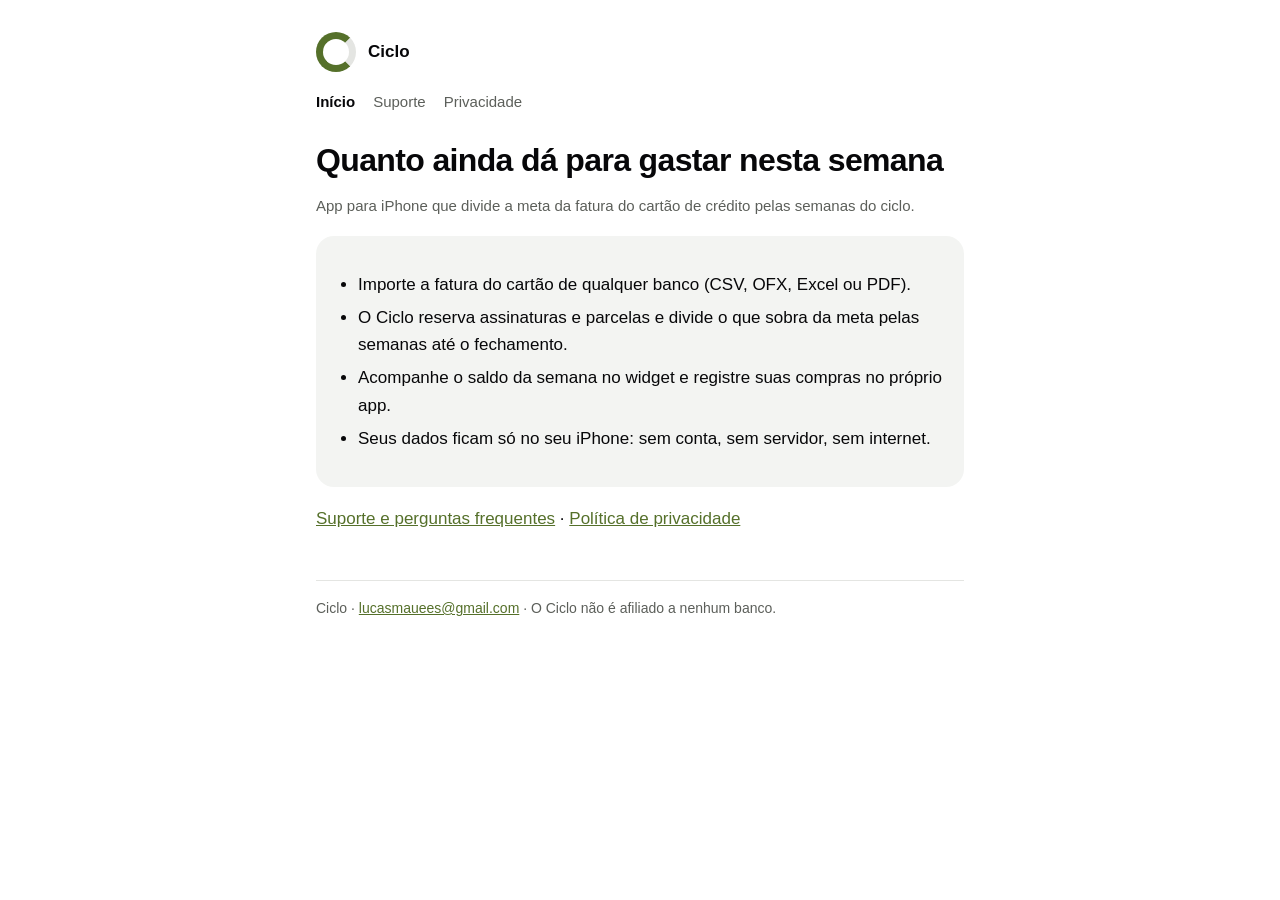
<file: index.html>
<!doctype html>
<html lang="pt-BR"><head><meta charset="utf-8"><meta name="viewport" content="width=device-width,initial-scale=1">
<title>Ciclo</title><meta name="description" content="Quanto ainda dá para gastar nesta semana para a fatura do cartão fechar na meta."><link rel="stylesheet" href="estilo.css"></head>
<body><main>
<div class="marca"><div class="anel" aria-hidden="true"></div><strong>Ciclo</strong></div>
<nav><a href="index.html" aria-current="page">Início</a><a href="suporte.html">Suporte</a><a href="privacidade.html">Privacidade</a></nav>
<h1>Quanto ainda dá para gastar nesta semana</h1>
<p class="suave">App para iPhone que divide a meta da fatura do cartão de crédito pelas semanas do ciclo.</p>
<div class="cartao">
<ul>
<li>Importe a fatura do cartão de qualquer banco (CSV, OFX, Excel ou PDF).</li>
<li>O Ciclo reserva assinaturas e parcelas e divide o que sobra da meta pelas semanas até o fechamento.</li>
<li>Acompanhe o saldo da semana no widget e registre suas compras no próprio app.</li>
<li>Seus dados ficam só no seu iPhone: sem conta, sem servidor, sem internet.</li>
</ul>
</div>
<p><a href="suporte.html">Suporte e perguntas frequentes</a> · <a href="privacidade.html">Política de privacidade</a></p>
<footer>Ciclo · <a href="mailto:lucasmauees@gmail.com">lucasmauees@gmail.com</a> · O Ciclo não é afiliado a nenhum banco.</footer></main></body></html>
</file>
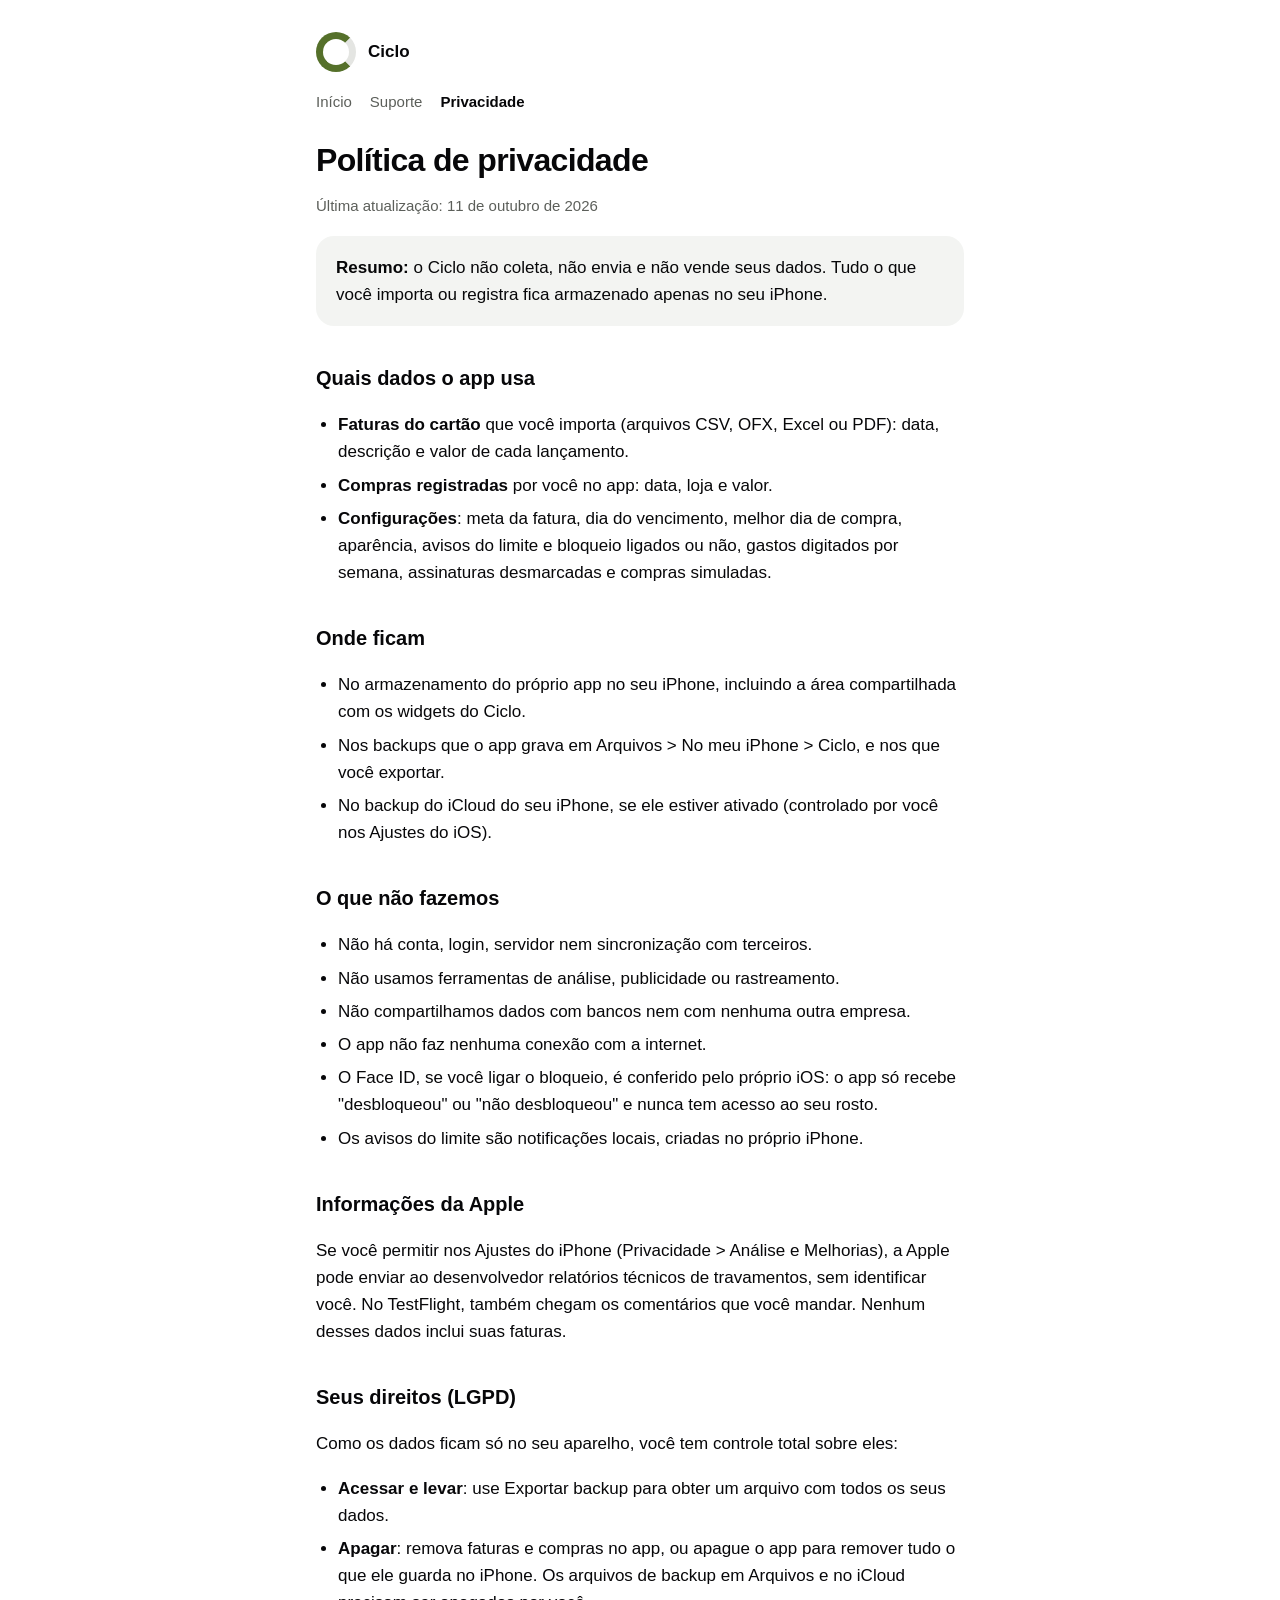
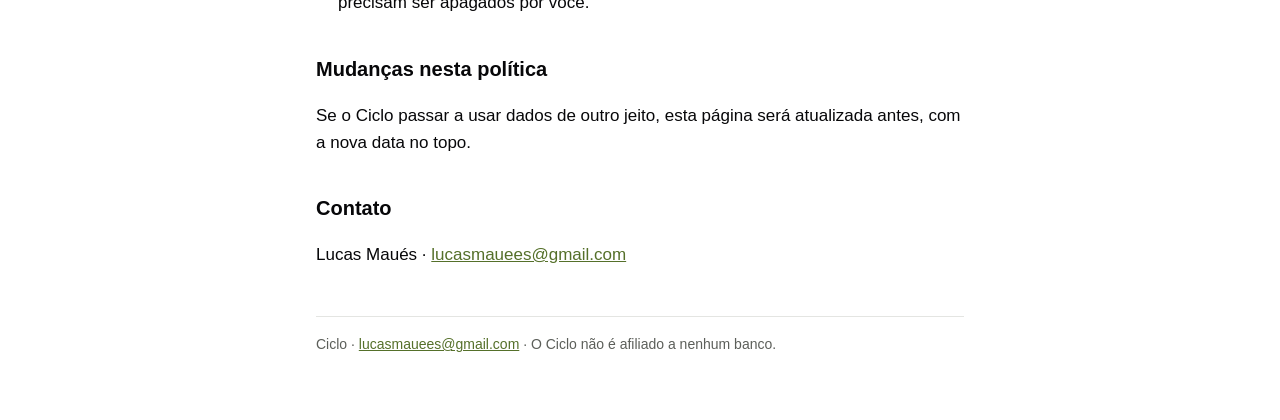
<file: privacidade.html>
<!doctype html>
<html lang="pt-BR"><head><meta charset="utf-8"><meta name="viewport" content="width=device-width,initial-scale=1">
<title>Privacidade do Ciclo</title><meta name="description" content="Política de privacidade do app Ciclo."><link rel="stylesheet" href="estilo.css"></head>
<body><main>
<div class="marca"><div class="anel" aria-hidden="true"></div><strong>Ciclo</strong></div>
<nav><a href="index.html">Início</a><a href="suporte.html">Suporte</a><a href="privacidade.html" aria-current="page">Privacidade</a></nav>
<h1>Política de privacidade</h1>
<p class="suave">Última atualização: 11 de outubro de 2026</p>
<div class="cartao"><strong>Resumo:</strong> o Ciclo não coleta, não envia e não vende seus dados. Tudo o que você importa ou registra fica armazenado apenas no seu iPhone.</div>

<h2>Quais dados o app usa</h2>
<ul>
<li><strong>Faturas do cartão</strong> que você importa (arquivos CSV, OFX, Excel ou PDF): data, descrição e valor de cada lançamento.</li>
<li><strong>Compras registradas</strong> por você no app: data, loja e valor.</li>
<li><strong>Configurações</strong>: meta da fatura, dia do vencimento, melhor dia de compra, aparência, avisos do limite e bloqueio ligados ou não, gastos digitados por semana, assinaturas desmarcadas e compras simuladas.</li>
</ul>

<h2>Onde ficam</h2>
<ul>
<li>No armazenamento do próprio app no seu iPhone, incluindo a área compartilhada com os widgets do Ciclo.</li>
<li>Nos backups que o app grava em Arquivos > No meu iPhone > Ciclo, e nos que você exportar.</li>
<li>No backup do iCloud do seu iPhone, se ele estiver ativado (controlado por você nos Ajustes do iOS).</li>
</ul>

<h2>O que não fazemos</h2>
<ul>
<li>Não há conta, login, servidor nem sincronização com terceiros.</li>
<li>Não usamos ferramentas de análise, publicidade ou rastreamento.</li>
<li>Não compartilhamos dados com bancos nem com nenhuma outra empresa.</li>
<li>O app não faz nenhuma conexão com a internet.</li>
<li>O Face ID, se você ligar o bloqueio, é conferido pelo próprio iOS: o app só recebe "desbloqueou" ou "não desbloqueou" e nunca tem acesso ao seu rosto.</li>
<li>Os avisos do limite são notificações locais, criadas no próprio iPhone.</li>
</ul>

<h2>Informações da Apple</h2>
<p>Se você permitir nos Ajustes do iPhone (Privacidade > Análise e Melhorias), a Apple pode enviar ao desenvolvedor relatórios técnicos de travamentos, sem identificar você. No TestFlight, também chegam os comentários que você mandar. Nenhum desses dados inclui suas faturas.</p>

<h2>Seus direitos (LGPD)</h2>
<p>Como os dados ficam só no seu aparelho, você tem controle total sobre eles:</p>
<ul>
<li><strong>Acessar e levar</strong>: use Exportar backup para obter um arquivo com todos os seus dados.</li>
<li><strong>Apagar</strong>: remova faturas e compras no app, ou apague o app para remover tudo o que ele guarda no iPhone. Os arquivos de backup em Arquivos e no iCloud precisam ser apagados por você.</li>
</ul>

<h2>Mudanças nesta política</h2>
<p>Se o Ciclo passar a usar dados de outro jeito, esta página será atualizada antes, com a nova data no topo.</p>

<h2>Contato</h2>
<p>Lucas Maués · <a href="mailto:lucasmauees@gmail.com">lucasmauees@gmail.com</a></p>
<footer>Ciclo · <a href="mailto:lucasmauees@gmail.com">lucasmauees@gmail.com</a> · O Ciclo não é afiliado a nenhum banco.</footer></main></body></html>
</file>
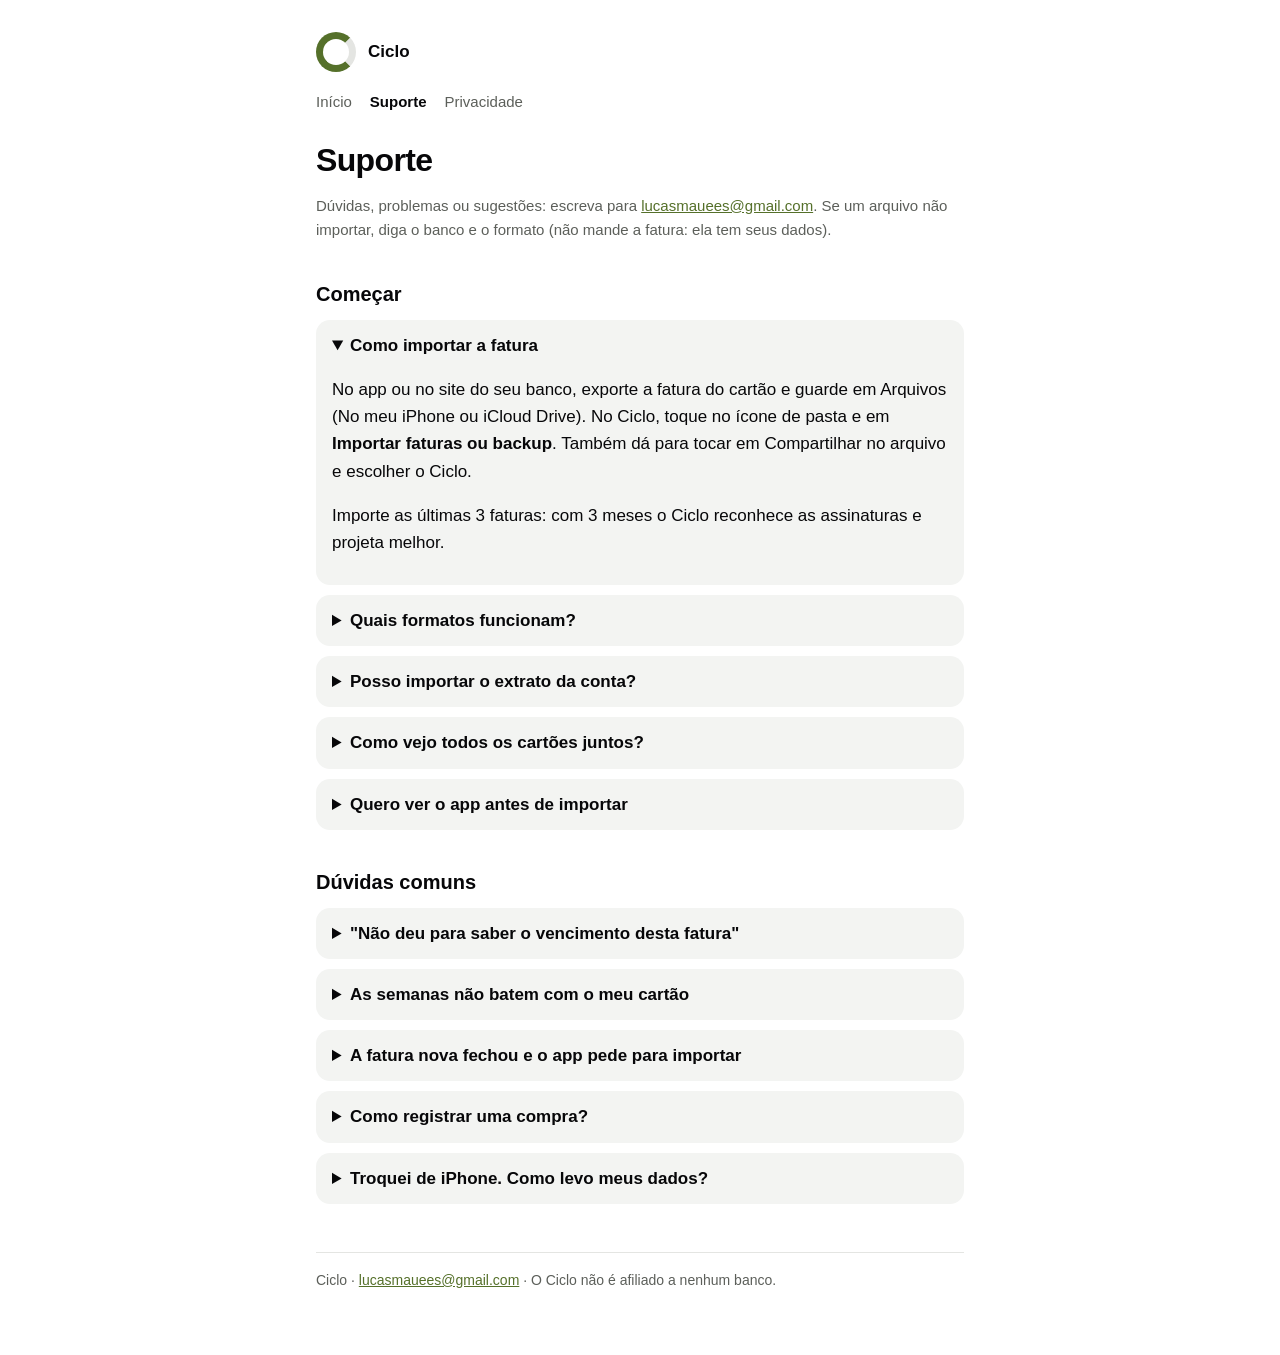
<file: suporte.html>
<!doctype html>
<html lang="pt-BR"><head><meta charset="utf-8"><meta name="viewport" content="width=device-width,initial-scale=1">
<title>Suporte do Ciclo</title><meta name="description" content="Ajuda para importar faturas e usar o Ciclo."><link rel="stylesheet" href="estilo.css"></head>
<body><main>
<div class="marca"><div class="anel" aria-hidden="true"></div><strong>Ciclo</strong></div>
<nav><a href="index.html">Início</a><a href="suporte.html" aria-current="page">Suporte</a><a href="privacidade.html">Privacidade</a></nav>
<h1>Suporte</h1>
<p class="suave">Dúvidas, problemas ou sugestões: escreva para <a href="mailto:lucasmauees@gmail.com">lucasmauees@gmail.com</a>. Se um arquivo não importar, diga o banco e o formato (não mande a fatura: ela tem seus dados).</p>

<h2>Começar</h2>
<details open><summary>Como importar a fatura</summary>
<p>No app ou no site do seu banco, exporte a fatura do cartão e guarde em Arquivos (No meu iPhone ou iCloud Drive). No Ciclo, toque no ícone de pasta e em <strong>Importar faturas ou backup</strong>. Também dá para tocar em Compartilhar no arquivo e escolher o Ciclo.</p>
<p>Importe as últimas 3 faturas: com 3 meses o Ciclo reconhece as assinaturas e projeta melhor.</p></details>
<details><summary>Quais formatos funcionam?</summary>
<p>CSV, OFX, Excel (.xlsx) e PDF, de qualquer banco. CSV e OFX são lidos com mais precisão; prefira esses quando o banco oferecer. PDF com senha não é aceito: exporte sem senha ou em outro formato.</p></details>
<details><summary>Posso importar o extrato da conta?</summary>
<p>Não. O Ciclo lê a <strong>fatura do cartão de crédito</strong>, que você baixa no app do banco, na área do cartão. Se você escolher um extrato da conta corrente, o app avisa e não importa.</p></details>
<details><summary>Como vejo todos os cartões juntos?</summary>
<p>Com 2 cartões ou mais, toque no nome do cartão no canto de cima e escolha <strong>Todos os cartões</strong>. Aparece quanto ainda dá para gastar nesta semana somando todos, e uma linha por cartão. Um cartão que você não abre desde que o ciclo dele virou fica fora da soma até você abri-lo.</p></details>
<details><summary>Quero ver o app antes de importar</summary>
<p>Na primeira tela, toque em <strong>Ver com dados de exemplo</strong>. Para voltar, toque em <strong>Sair do exemplo</strong>: os dados de exemplo são apagados.</p></details>

<h2>Dúvidas comuns</h2>
<details><summary>"Não deu para saber o vencimento desta fatura"</summary>
<p>Alguns bancos não põem a data de vencimento no arquivo. Em Arquivos, escolha o <strong>Dia do vencimento</strong> do seu cartão e importe de novo.</p></details>
<details><summary>As semanas não batem com o meu cartão</summary>
<p>Em Arquivos, escolha o <strong>Melhor dia de compra</strong> que aparece no app do banco. É ele que define o fechamento e as semanas do ciclo.</p></details>
<details><summary>A fatura nova fechou e o app pede para importar</summary>
<p>Sem a fatura que fechou, o Ciclo continua no ciclo atual com as compras que você registra, mas fixos e histórico ficam para trás. Importe a fatura nova quando ela fechar.</p></details>
<details><summary>Como registrar uma compra?</summary>
<p>Na aba Semana, toque em <strong>Registrar</strong> e informe o valor e, se quiser, a loja. Para chegar mais rápido, adicione o controle "Novo gasto" ao Centro de Controle ou ao Botão de Ação.</p></details>
<details><summary>Troquei de iPhone. Como levo meus dados?</summary>
<p>No Ciclo, vá em Arquivos e toque em <strong>Exportar backup</strong>. No iPhone novo, importe esse arquivo. O Ciclo também guarda um backup por semana em Arquivos > No meu iPhone > Ciclo > Backups.</p></details>
<footer>Ciclo · <a href="mailto:lucasmauees@gmail.com">lucasmauees@gmail.com</a> · O Ciclo não é afiliado a nenhum banco.</footer></main></body></html>
</file>
<file: estilo.css>
:root{--fundo:#fff;--texto:#070709;--suave:#5c5f5a;--cartao:#f3f4f2;--verde:#55702a;--borda:#e4e5e2}
@media (prefers-color-scheme:dark){:root{--fundo:#070709;--texto:#f3f4f2;--suave:#a4a7a1;--cartao:#17191a;--verde:#9cb75a;--borda:#2a2c2d}}
*{box-sizing:border-box}
body{margin:0;background:var(--fundo);color:var(--texto);font:17px/1.6 -apple-system,BlinkMacSystemFont,"Segoe UI",Roboto,sans-serif;-webkit-text-size-adjust:100%}
main{max-width:680px;margin:0 auto;padding:32px 16px 64px}
nav{display:flex;gap:18px;flex-wrap:wrap;margin-bottom:28px;font-size:15px}
nav a{color:var(--suave);text-decoration:none}nav a[aria-current]{color:var(--texto);font-weight:600}
h1{font-size:32px;line-height:1.15;margin:0 0 8px;letter-spacing:-.02em}
h2{font-size:20px;margin:36px 0 8px}
p,li{color:var(--texto)}.suave{color:var(--suave);font-size:15px}
a{color:var(--verde)}
ul{padding-left:22px}li{margin:6px 0}
.cartao{background:var(--cartao);border-radius:18px;padding:18px 20px;margin:18px 0}
.marca{display:flex;align-items:center;gap:12px;margin-bottom:18px}
.anel{width:40px;height:40px;border-radius:50%;border:7px solid var(--verde);border-right-color:var(--borda)}
details{background:var(--cartao);border-radius:14px;padding:12px 16px;margin:10px 0}
summary{cursor:pointer;font-weight:600}
footer{margin-top:48px;color:var(--suave);font-size:14px;border-top:1px solid var(--borda);padding-top:16px}
</file>
